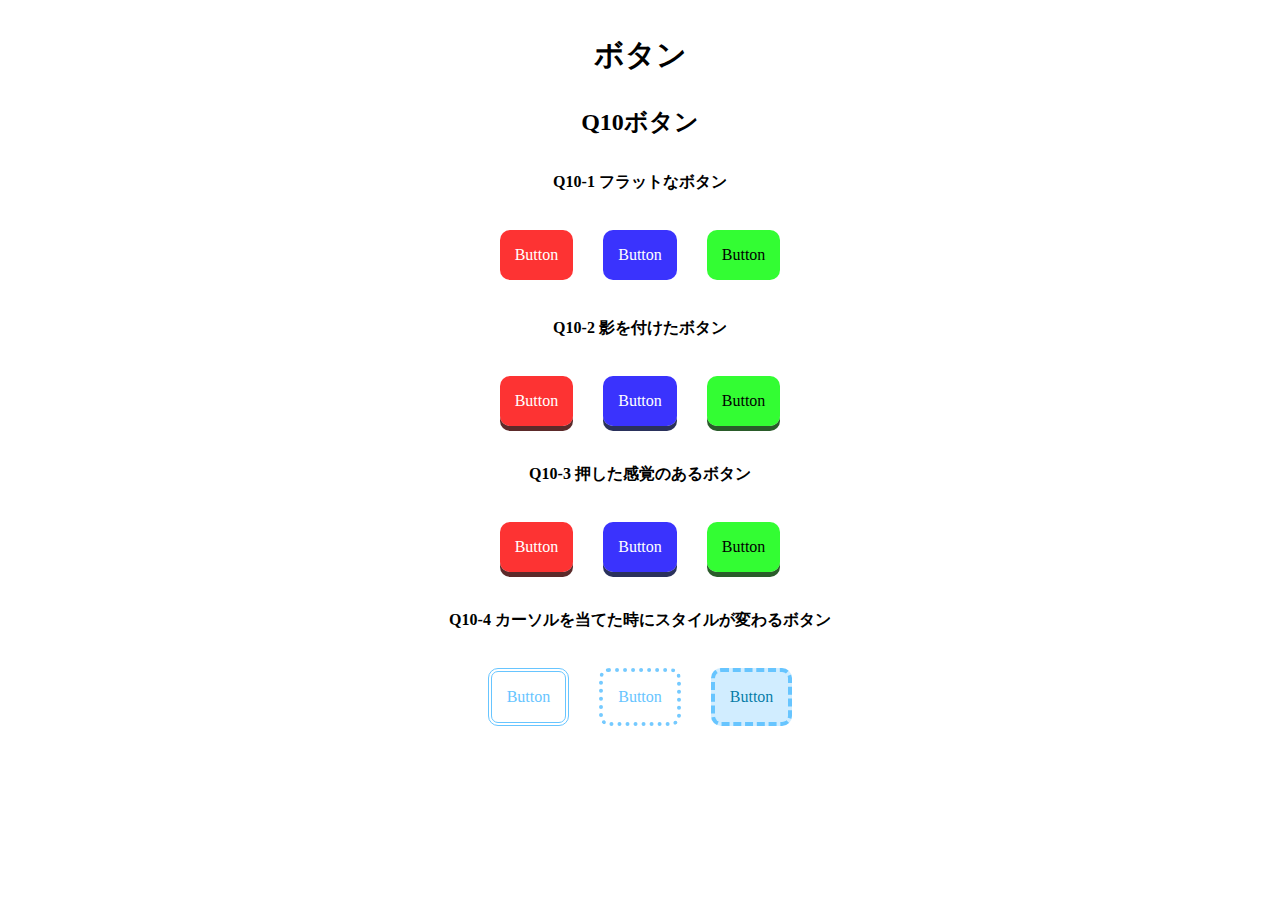
<file: q10/index.html>
<!DOCTYPE html>
<html lang="ja">

<head>
  <meta charset="UTF-8">
  <meta name="viewport" content="width=device-width, initial-scale=1.0">
  <link rel="stylesheet" href="./css/reset.css">
  <link rel="stylesheet" href="./css/base.css">
  <link rel="stylesheet" href="./css/style.css">
  <title>LayoutParts-Q3</title>
</head>

<body>
  <h1 class="title">ボタン</h1>
  <h2 class="sub--title">Q10ボタン</h2>
  <div class="wrapper">
    <h3 class="question--title">Q10-1 フラットなボタン</h3>
    <!-- Q10-1ここから -->
    <div class="flex">
      <div class="Button red">Button</div>
      <div class="Button blue">Button</div>
      <div class="Button green">Button</div>
    </div>
    <!-- Q10-1ここまで -->
    <h3 class="question--title">Q10-2 影を付けたボタン</h3>
    <!-- Q10-2ここから -->
    <div class="flex">
      <div class="Button shadow-red">Button</div>
      <div class="Button shadow-blue">Button</div>
      <div class="Button shadow-green">Button</div>
    </div>
    <!-- Q10-2ここまで -->
    <h3 class="question--title">Q10-3 押した感覚のあるボタン</h3>
    <!-- Q10-3ここから -->
    <div class="flex">
      <div class="Button click-red">Button</div>
      <div class="Button click-blue">Button</div>
      <div class="Button click-green">Button</div>
    </div>
    <!-- Q10-3ここまで -->
    <h3 class="question--title">Q10-4 カーソルを当てた時にスタイルが変わるボタン</h3>
    <!-- Q10-4ここから -->
    <div class="flex">
      <div class="Button color">Button</div>
      <div class="Button border">Button</div>
      <div class="Button out">Button</div>
    </div>
    <!-- Q10-4ここまで -->
  </div>
</body>

</html>
</file>
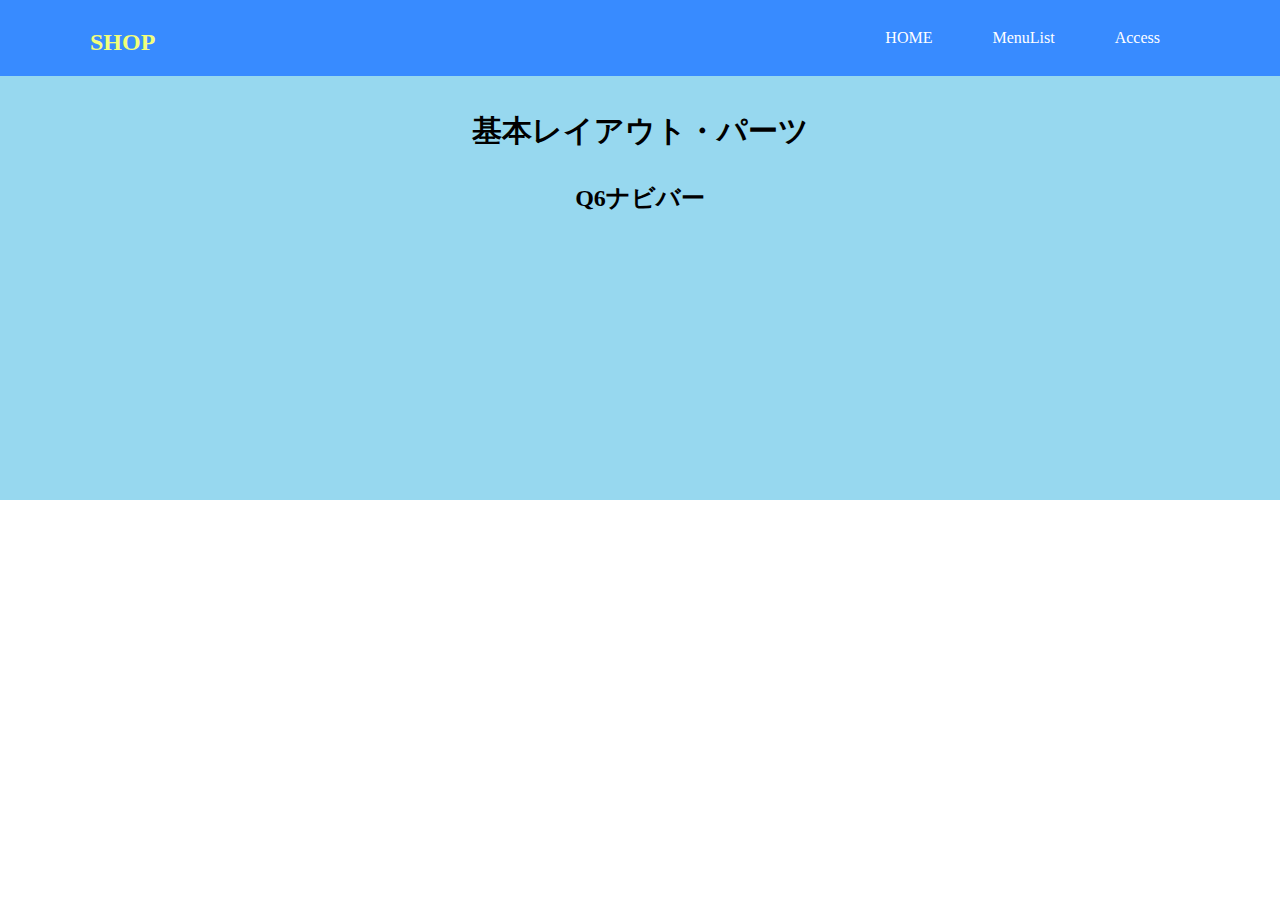
<file: q6/index.html>
<!DOCTYPE html>
<html lang="ja">

<head>
  <meta charset="UTF-8">
  <meta name="viewport" content="width=device-width, initial-scale=1.0">
  <link rel="stylesheet" href="./css/reset.css">
  <link rel="stylesheet" href="./css/base.css">
  <link rel="stylesheet" href="./css/style.css">
  <title>LayoutParts-Q3</title>
</head>

<body>
  <!-- Q6回答はここから -->
  <header class="header">
    <div class="banner d--flex">
      <div class="logo">
        <a href="#">SHOP</a>
      </div>
      <div class="menu">
        <nav>
          <ul class="nav d--flex">
            <li>
              <a href="#">HOME</a>
            </li>
            <li>
              <a href="#">MenuList</a>
            </li>
            <li>
              <a href="#">Access</a>
            </li>
          </ul>
        </nav>
      </div>
    </div>
  </header>
  <!-- Q6回答はここまで -->
  <main>
    <div class="wrapper">
      <h1 class="title">基本レイアウト・パーツ</h1>
      <h2 class="sub--title">Q6ナビバー</h2>
    </div>
  </main>
</body>

</html>
</file>
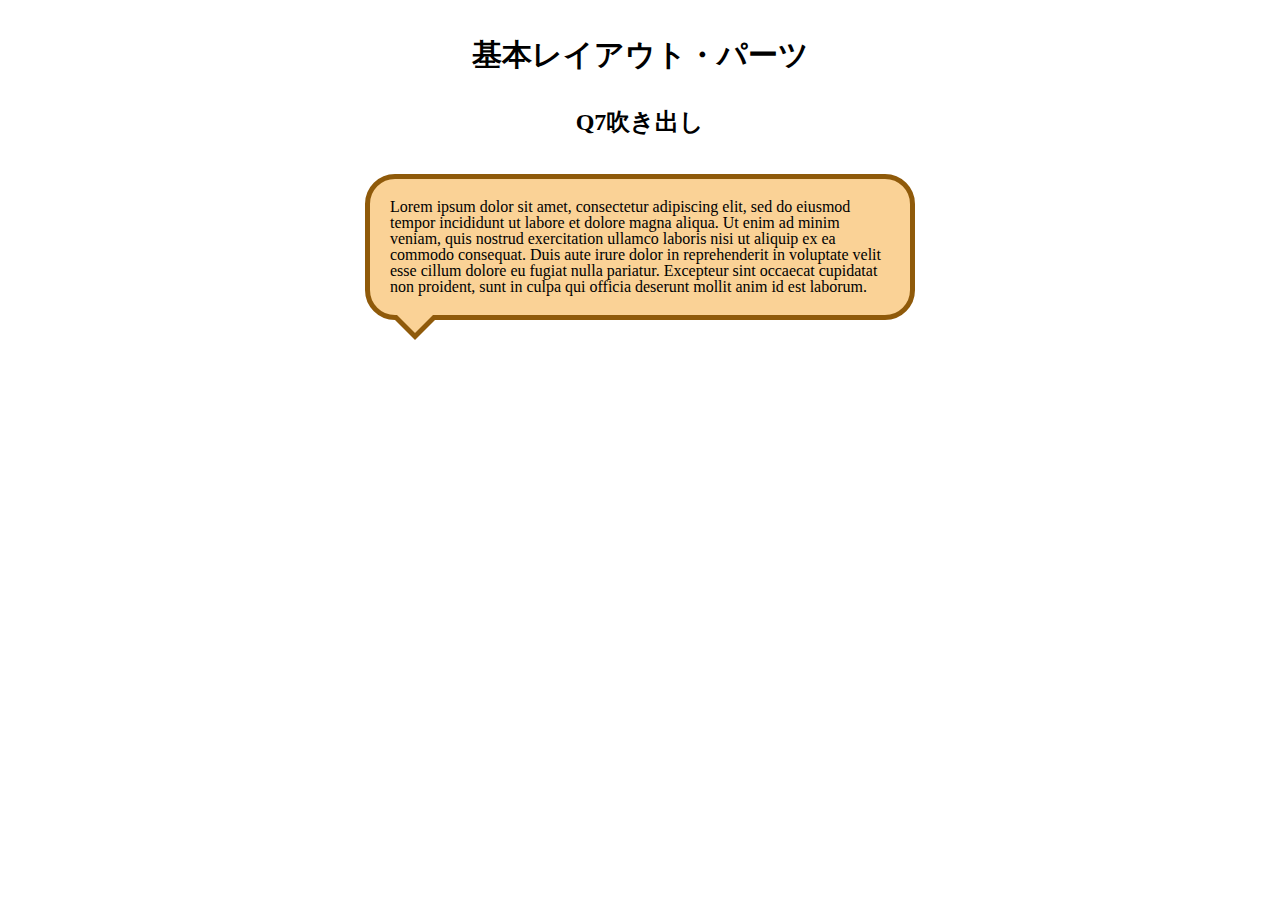
<file: q7/index.html>
<!DOCTYPE html>
<html lang="ja">

<head>
  <meta charset="UTF-8">
  <meta name="viewport" content="width=device-width, initial-scale=1.0">
  <link rel="stylesheet" href="./css/reset.css">
  <link rel="stylesheet" href="./css/base.css">
  <link rel="stylesheet" href="./css/style.css">
  <title>LayoutParts-Q3</title>
</head>

<body>
  <div class="wrapper">
    <h1 class="title">基本レイアウト・パーツ</h1>
    <h2 class="sub--title">Q7吹き出し</h2>
    <!-- 吹き出しの中のテキストはこちらを使ってください -->
    <div class="text-box">
      <p>Lorem ipsum dolor sit amet, consectetur adipiscing elit, sed do eiusmod tempor incididunt
        ut labore et dolore magna
        aliqua. Ut enim ad minim veniam, quis nostrud exercitation ullamco laboris nisi ut aliquip ex ea commodo
        consequat. Duis
        aute irure dolor in reprehenderit in voluptate velit esse cillum dolore eu fugiat nulla pariatur. Excepteur sint
        occaecat cupidatat non proident, sunt in culpa qui officia deserunt mollit anim id est laborum.
      </p>
    </div>
    <!-- Q7回答はここから -->
    <!-- Q7回答はここまで -->
  </div>
</body>

</html>
</file>
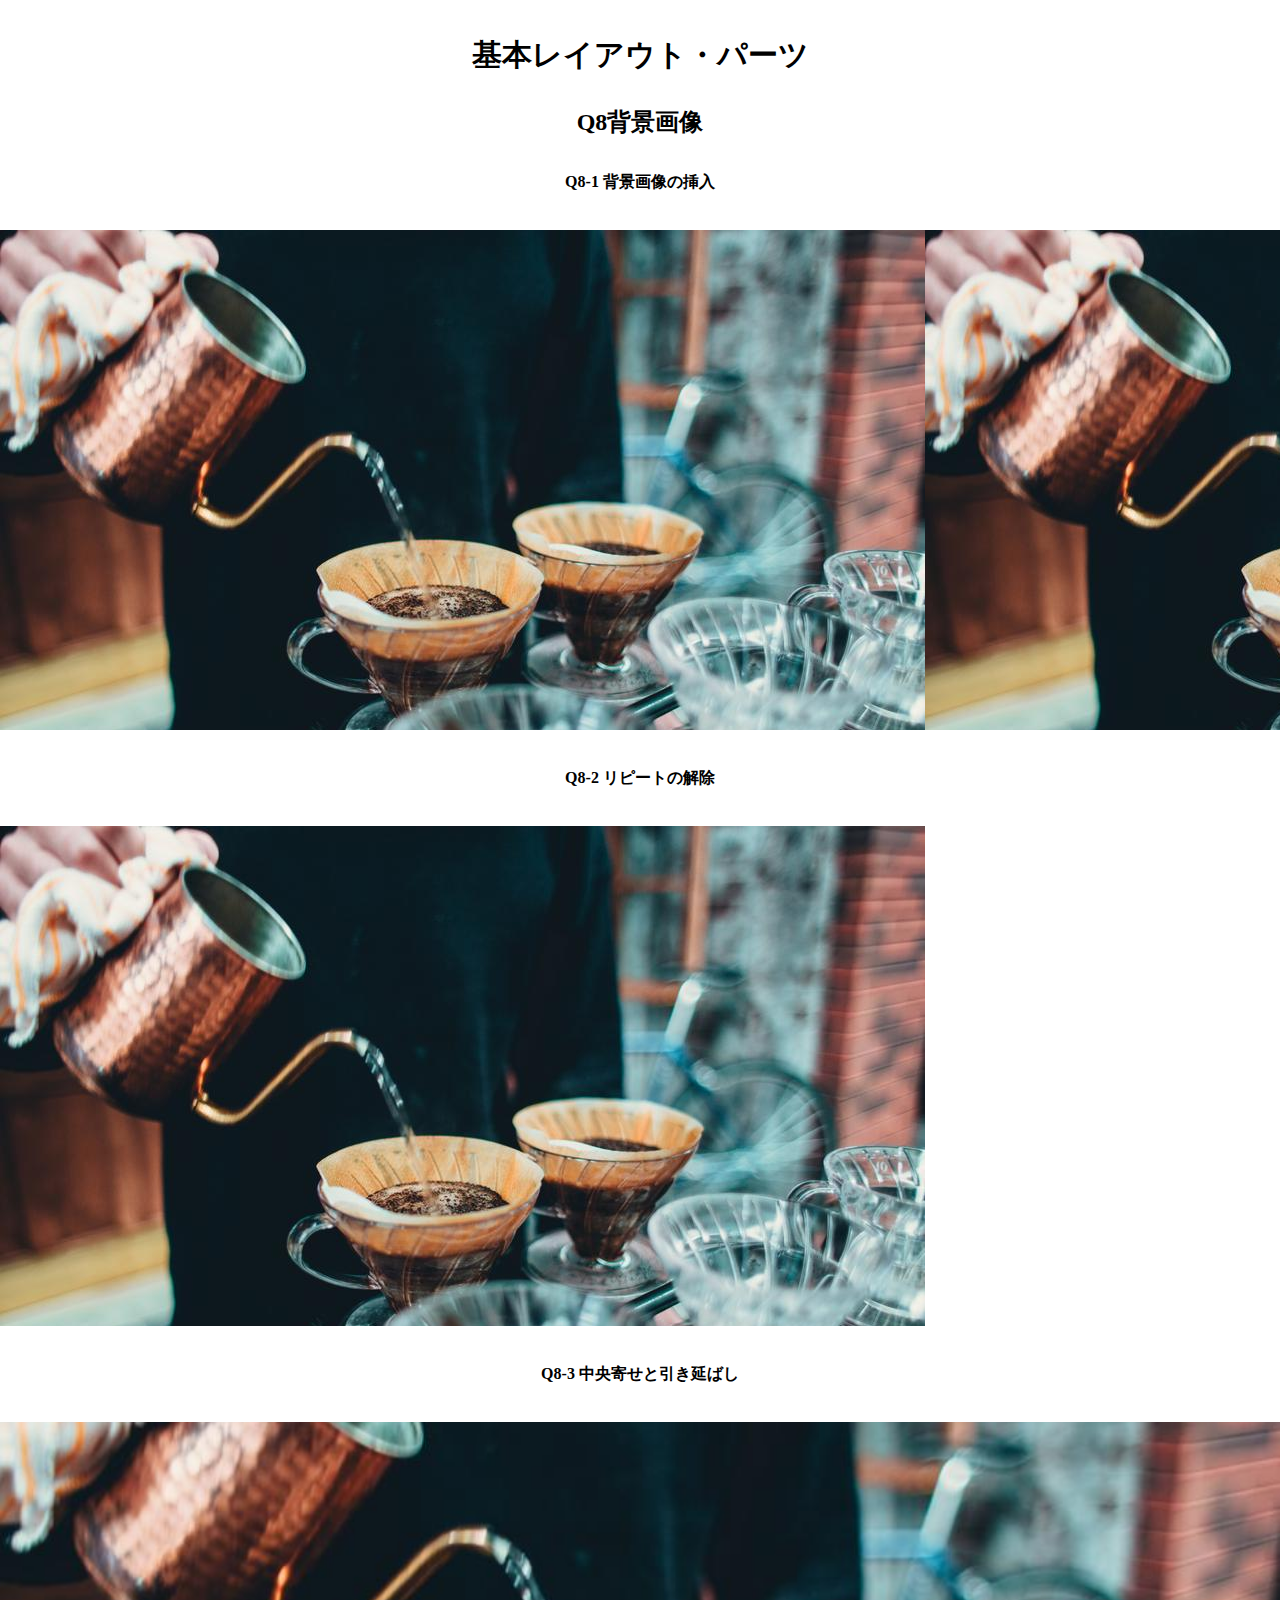
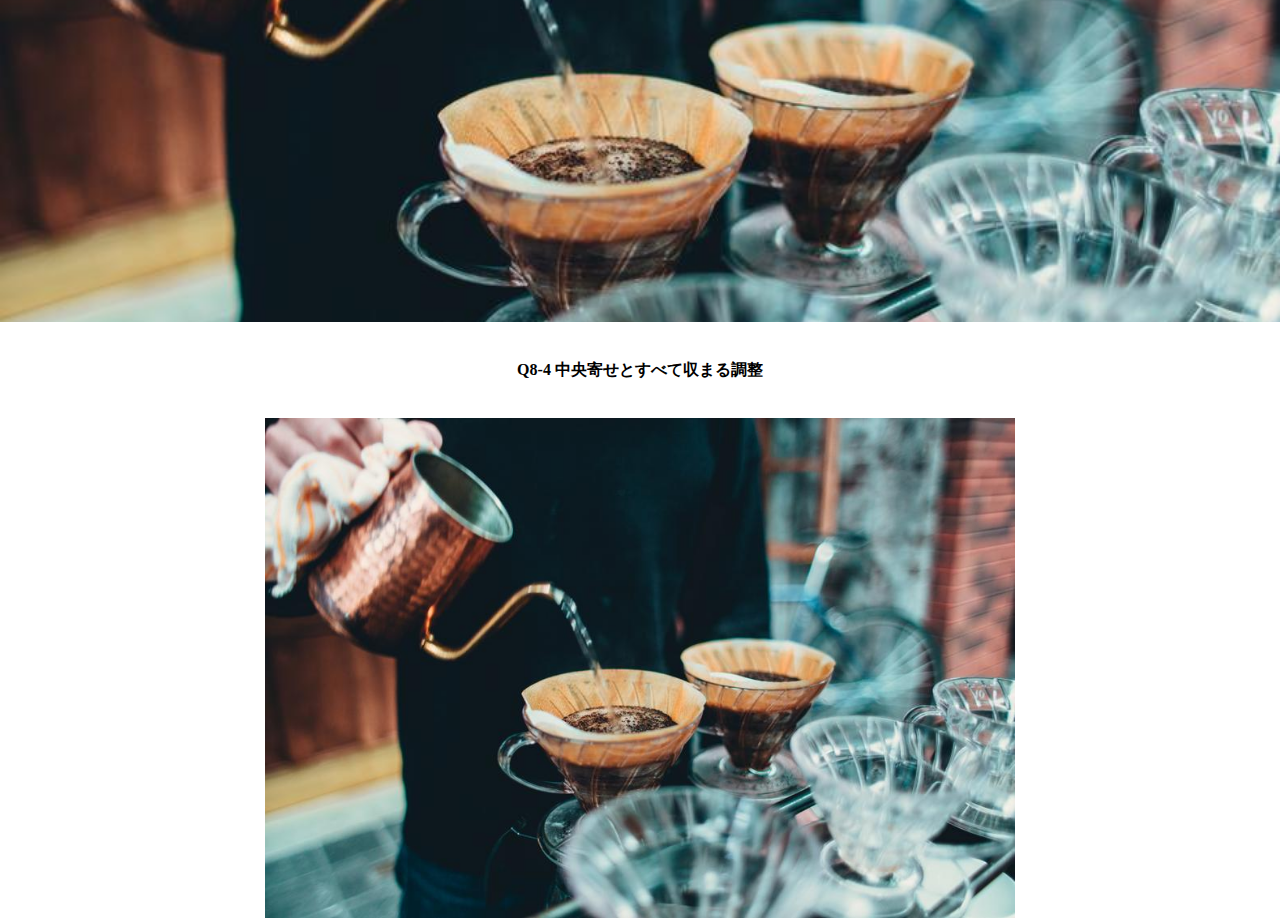
<file: q8/index.html>
<!DOCTYPE html>
<html lang="ja">

<head>
  <meta charset="UTF-8">
  <meta name="viewport" content="width=device-width, initial-scale=1.0">
  <link rel="stylesheet" href="./css/reset.css">
  <link rel="stylesheet" href="./css/base.css">
  <link rel="stylesheet" href="./css/style.css">
  <title>LayoutParts-Q3</title>
</head>

<body>
  <h1 class="title">基本レイアウト・パーツ</h1>
  <h2 class="sub--title">Q8背景画像</h2>
  <h3 class="question--title">Q8-1 背景画像の挿入</h3>
  <!-- Q8-1 背景画像の挿入 ここから -->
  <div class="coffee-img">
    <div class="content">
    </div>
  </div>
  <!-- Q8-1 背景画像の挿入 ここまで -->
  <h3 class="question--title">Q8-2 リピートの解除</h3>
  <!-- Q8-2 リピートの解除 ここから -->
  <div class="coffee-img-repeat">
    <div class="content">
    </div>
  </div>
  <!-- Q8-2 リピートの解除 ここまで -->
  <h3 class="question--title">Q8-3 中央寄せと引き延ばし</h3>
  <!-- Q8-3 中央寄せと引き延ばし ここから-->
  <div class="coffee-img-center">
    <div class="content">
    </div>
  </div>
  <!-- Q8-3 中央寄せと引き延ばし ここまで-->
  <h3 class="question--title">Q8-4 中央寄せとすべて収まる調整</h3>
  <!-- Q8-4 中央寄せとすべて収まる調整 ここから-->
  <div class="coffee-img-center2">
    <div class="content"></div>
  </div>
  <!-- Q8-4 中央寄せとすべて収まる調整 ここまで-->
</body>

</html>
</file>
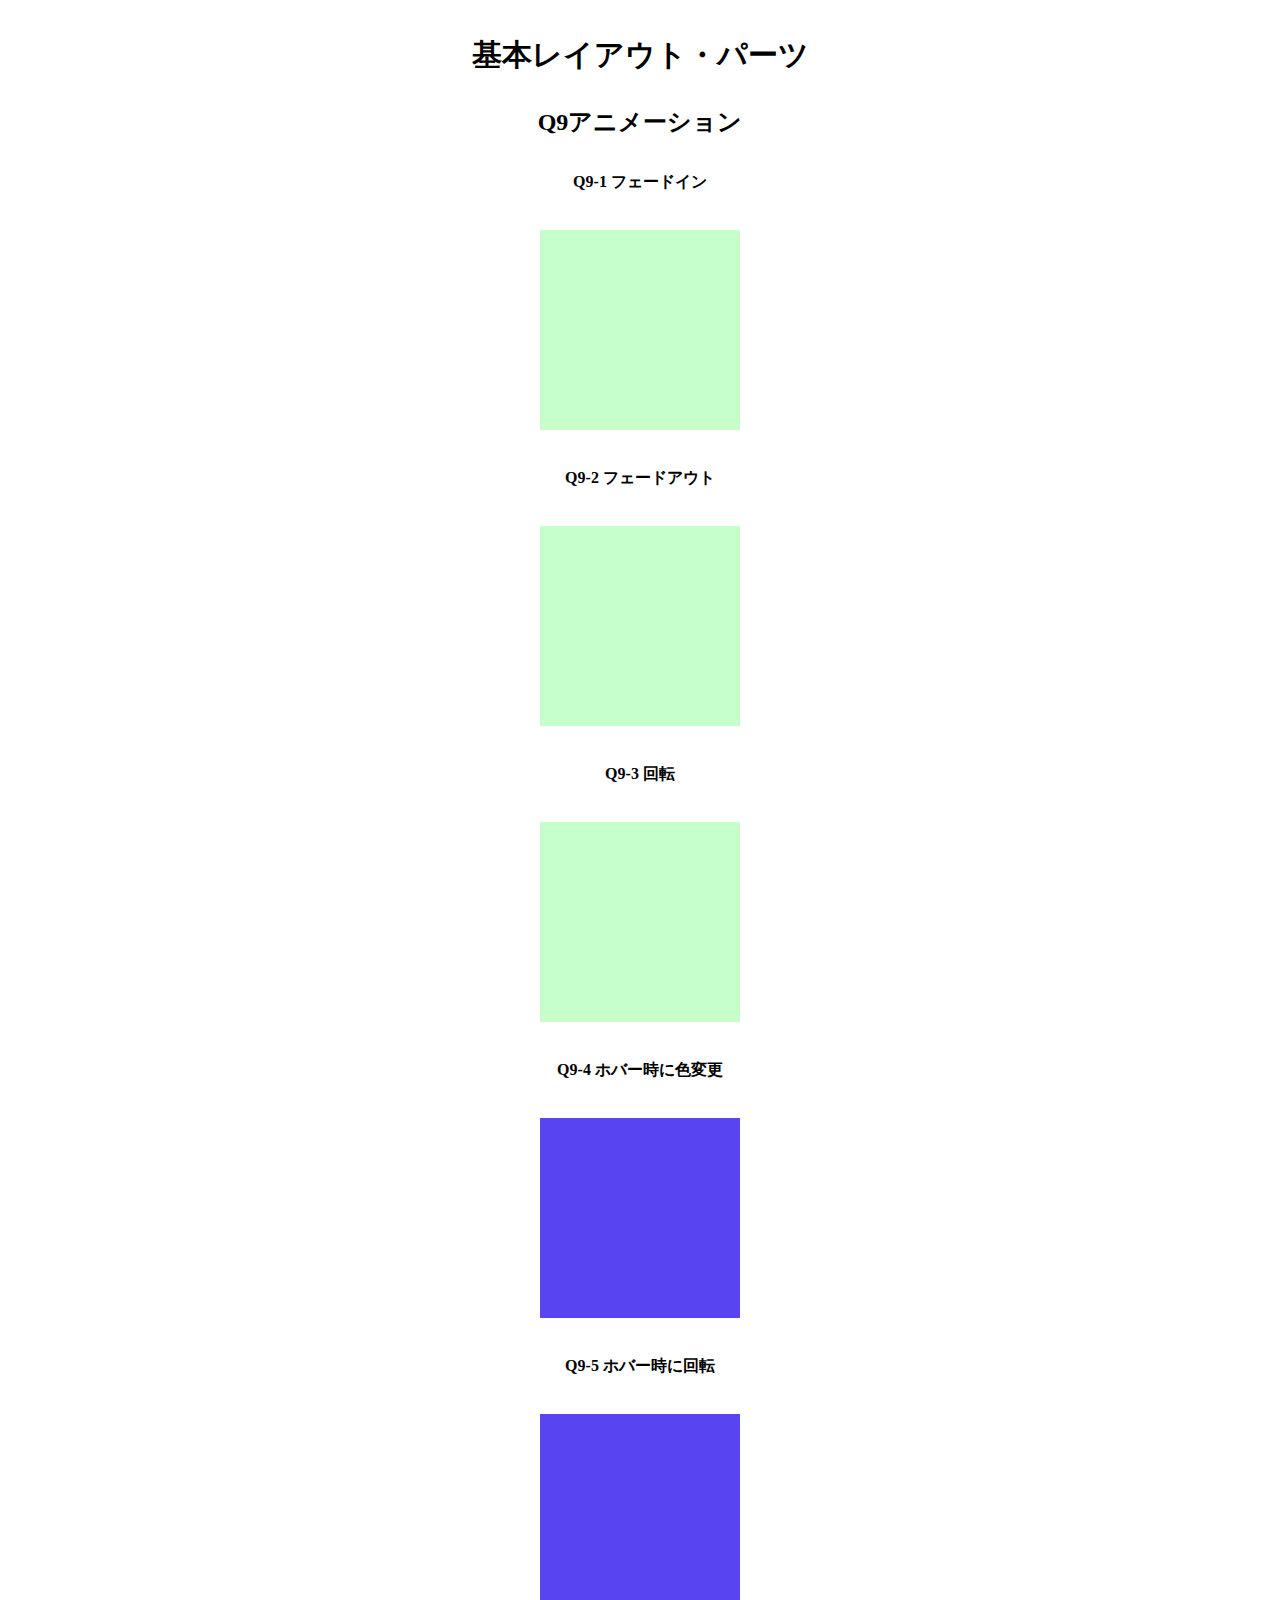
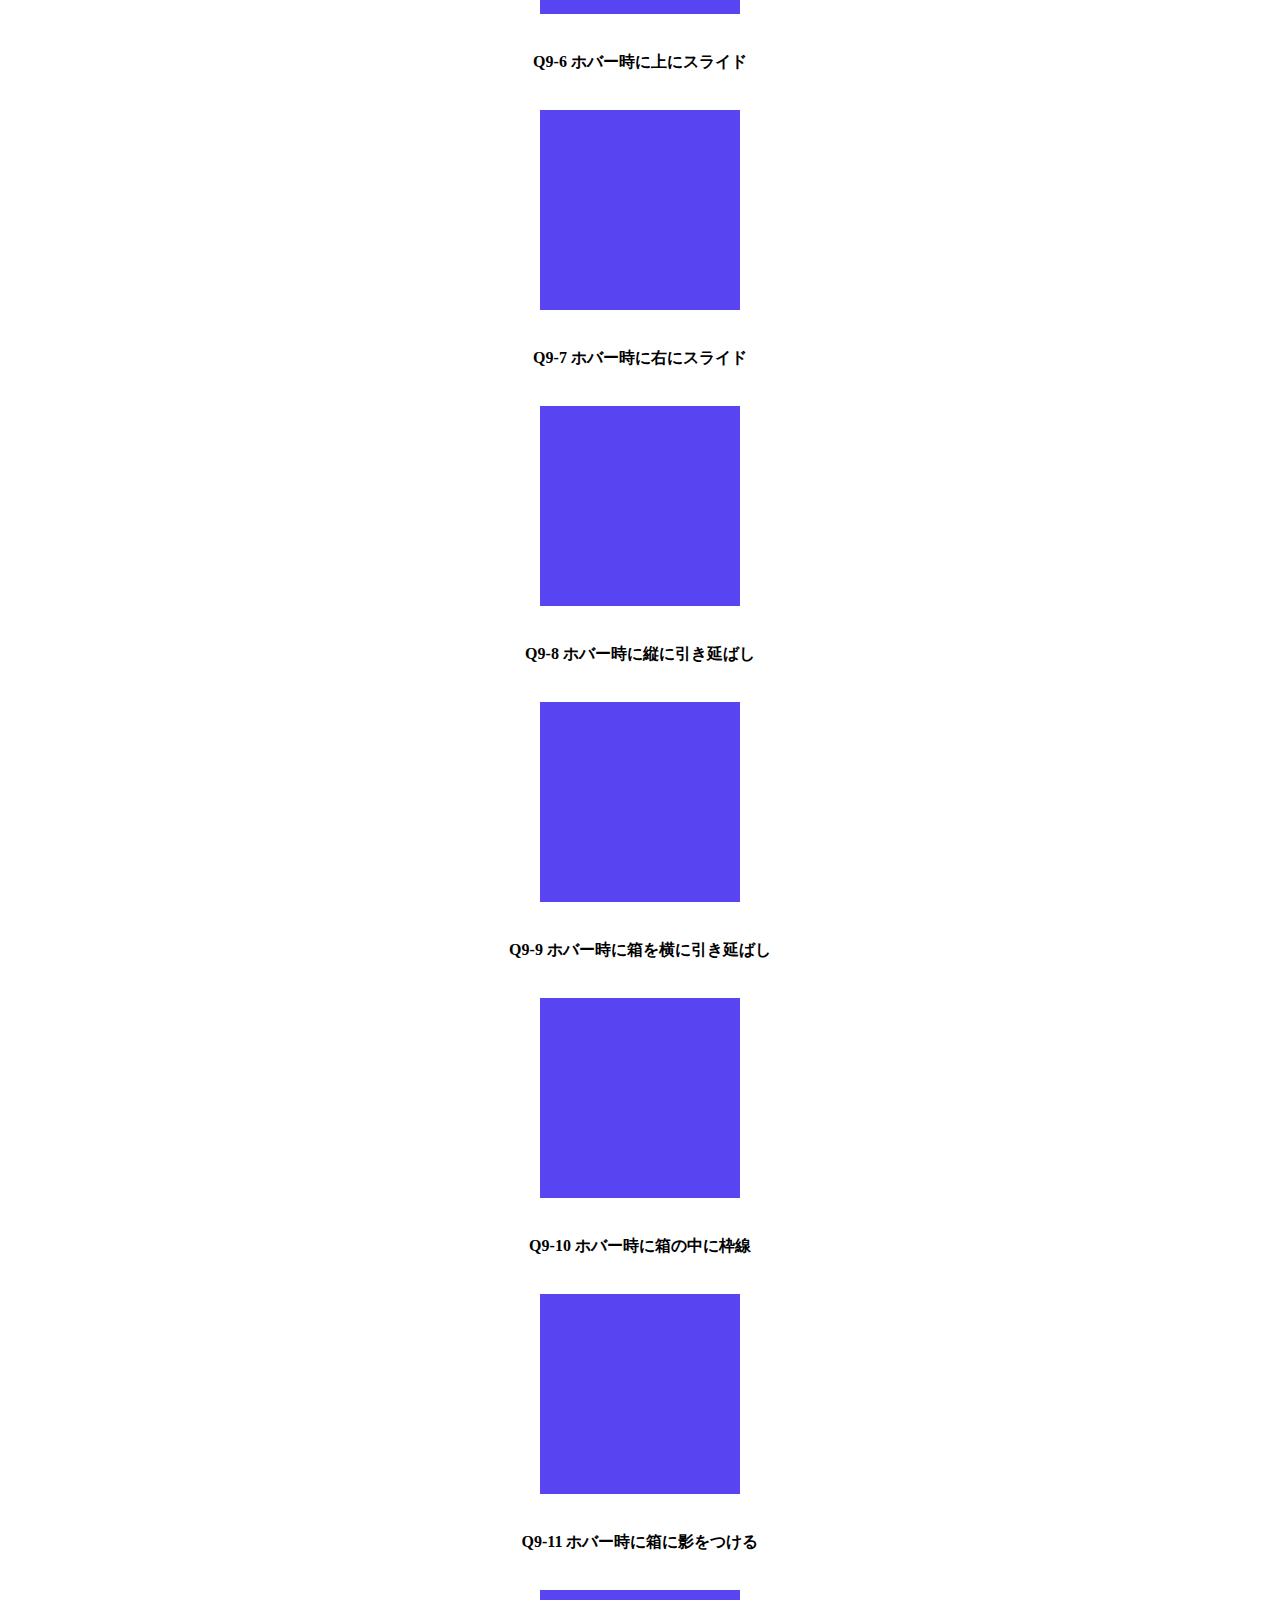
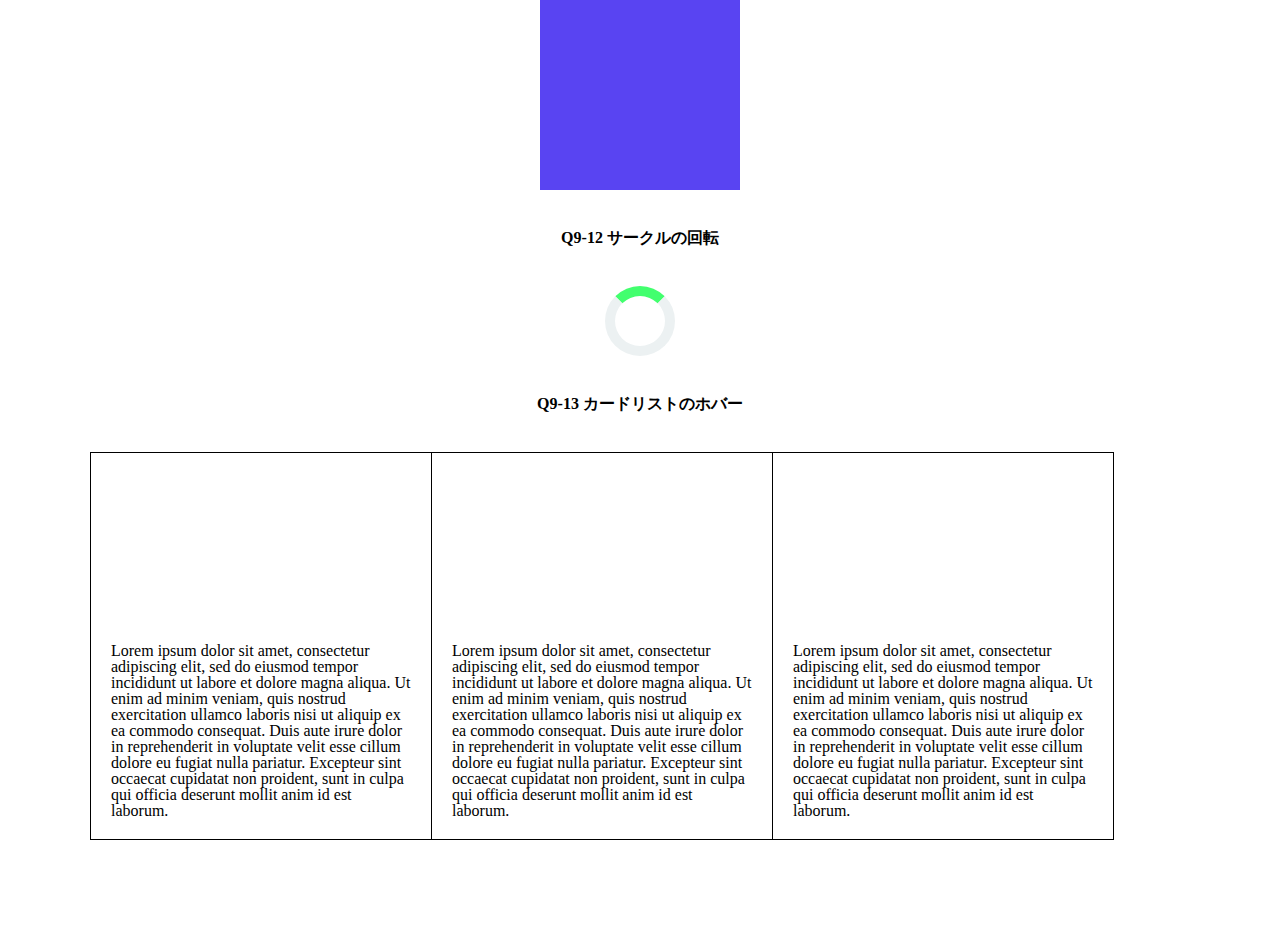
<file: q9/index.html>
<!DOCTYPE html>
<html lang="ja">

<head>
  <meta charset="UTF-8">
  <meta name="viewport" content="width=device-width, initial-scale=1.0">
  <link rel="stylesheet" href="./css/reset.css">
  <link rel="stylesheet" href="./css/base.css">
  <link rel="stylesheet" href="./css/style.css">
  <title>LayoutParts-Q3</title>
</head>

<body>
  <h1 class="title">基本レイアウト・パーツ</h1>
  <h2 class="sub--title">Q9アニメーション</h2>
  <div class="wrapper">
    <section>
      <h3 class="question--title">Q9-1 フェードイン</h3>
      <!-- Q9-1ここから -->
      <div class="green-box fade-in"></div>
      <!-- Q9-1ここまで -->
      <h3 class="question--title">Q9-2 フェードアウト</h3>
      <!-- Q9-2ここから -->
      <div class="green-box fade-out"></div>
      <!-- Q9-2ここまで -->
      <h3 class="question--title">Q9-3 回転</h3>
      <!-- Q9-3ここまで -->
      <div class="green-box kaiten"></div>
      <!-- Q9-4ここまで -->
    </section>
    <section>
      <h3 class="question--title">Q9-4 ホバー時に色変更</h3>
      <!-- Q9-4ここまで -->
      <div class="blue-box hover--color"></div>
      <!-- Q9-4ここまで -->
      <h3 class="question--title">Q9-5 ホバー時に回転</h3>
      <!-- Q9-5ここまで -->
      <div class="blue-box kaiten-box"></div>
      <!-- Q9-5ここまで -->
      <h3 class="question--title">Q9-6 ホバー時に上にスライド</h3>
      <!-- Q9-6ここまで -->
      <div class="blue-box up--slide"></div>
      <!-- Q9-7ここまで -->
      <h3 class="question--title">Q9-7 ホバー時に右にスライド</h3>
      <!-- Q9-7ここまで -->
      <div class="blue-box right--slide"></div>
      <!-- Q9-7ここまで -->
      <h3 class="question--title">Q9-8 ホバー時に縦に引き延ばし</h3>
      <!-- Q9-8ここまで -->
      <div class="blue-box Yup-img"></div>
      <!-- Q9-8ここまで -->
      <h3 class="question--title">Q9-9 ホバー時に箱を横に引き延ばし</h3>
      <!-- Q9-9ここまで -->
      <div class="blue-box Xup-img"></div>
      <!-- Q9-9ここまで -->
      <h3 class="question--title">Q9-10 ホバー時に箱の中に枠線</h3>
      <!-- Q9-10ここまで -->
      <div class="blue-box border"></div>
      <!-- Q9-10ここまで -->
      <h3 class="question--title">Q9-11 ホバー時に箱に影をつける</h3>
      <!-- Q9-11ここまで -->
      <div class="blue-box shadow"></div>
      <!-- Q9-11ここまで -->
    </section>
    <section>
      <h3 class="question--title">Q9-12 サークルの回転</h3>
      <!-- Q9-13ここまで -->
      <div class="circle"></div>
      <!-- Q9-13ここまで -->
      <h3 class="question--title">Q9-13 カードリストのホバー</h3>
      <div class="check--sample">
        <!-- カード内のテキストはこちらを使ってください -->
        <div class="list">
        <div class="card">
          <div class="icon"></div>
        <p> Lorem ipsum dolor sit amet, consectetur adipiscing elit, sed do eiusmod tempor incididunt
        ut labore et dolore magna
        aliqua. Ut enim ad minim veniam, quis nostrud exercitation ullamco laboris nisi ut aliquip ex ea commodo
        consequat. Duis
        aute irure dolor in reprehenderit in voluptate velit esse cillum dolore eu fugiat nulla pariatur.
        Excepteur
        sint
        occaecat cupidatat non proident, sunt in culpa qui officia deserunt mollit anim id est laborum.</p>
        </div>
        <div class="card">
          <div class="icon"></div>
        <p> Lorem ipsum dolor sit amet, consectetur adipiscing elit, sed do eiusmod tempor incididunt
        ut labore et dolore magna
        aliqua. Ut enim ad minim veniam, quis nostrud exercitation ullamco laboris nisi ut aliquip ex ea commodo
        consequat. Duis
        aute irure dolor in reprehenderit in voluptate velit esse cillum dolore eu fugiat nulla pariatur.
        Excepteur
        sint
        occaecat cupidatat non proident, sunt in culpa qui officia deserunt mollit anim id est laborum.</p>
        </div>
        <div class="card">
          <div class="icon"></div>
        <p> Lorem ipsum dolor sit amet, consectetur adipiscing elit, sed do eiusmod tempor incididunt
        ut labore et dolore magna
        aliqua. Ut enim ad minim veniam, quis nostrud exercitation ullamco laboris nisi ut aliquip ex ea commodo
        consequat. Duis
        aute irure dolor in reprehenderit in voluptate velit esse cillum dolore eu fugiat nulla pariatur.
        Excepteur
        sint
        occaecat cupidatat non proident, sunt in culpa qui officia deserunt mollit anim id est laborum.</p>
        </div>
      </div>
        <!-- Q9-14ここまで -->
        <!-- Q9-14ここまで -->
      </div>
    </section>
  </div>
</body>

</html>
</file>
<file: q10/css/base.css>
@charset "UTF-8";

h1, h2, h3 {
  text-align: center;
  margin: 40px 0;
  font-weight: bold;
}

.title {
  font-size: 30px;
}

.sub--title {
  font-size: 24px;
}

.table--area {
  margin-top: 30px;
}

.wrapper {
  width: 1100px;
  margin: 0 auto;
}

.check--sample {
  height: 500px;
}
</file>
<file: q10/css/style.css>
@charset "UTF-8";

.flex {
  display: flex;
  justify-content: center;
}

.Button {
  line-height: 50px;
  margin-right: 30px;
  border-radius: 10px;
  display: inline-block;
  text-align: center;
  cursor: pointer;
  padding: 0 15px ;
}

.Button:last-child {
  margin-right: 0px;
}

.red {
  color: #fff;
  background: #fd0f0fd9;
}

.blue {
  color: #fff;
  background: #170ffdd9;
}

.green {
  color: #000;
  background: #0ffd0fd9;
}

.shadow-red {
  color: #fff;
  background: #fd0f0fd9;
  box-shadow: 0 5px 0 rgba(63, 5, 5, 0.851);
}

.shadow-blue {
  color: #fff;
  background: #170ffdd9;
  box-shadow: 0 5px 0 rgba(5, 13, 63, 0.851);
}

.shadow-green {
  color: #000;
  background: #0ffd0fd9;
  box-shadow: 0 5px 0 rgba(5, 63, 5, 0.851);
}

.click-red {
  color: #fff;
  background: #fd0f0fd9;
  box-shadow: 0 5px 0 rgba(63, 5, 5, 0.851);
}

.click-blue {
  color: #fff;
  background: #170ffdd9;
  box-shadow: 0 5px 0 rgba(5, 13, 63, 0.851);
}

.click-green {
  color: #000;
  background: #0ffd0fd9;
  box-shadow: 0 5px 0 rgba(5, 63, 5, 0.851);
}

.click-red:active,.click-blue:active,.click-green:active {
  transform: translateY(5px);
  box-shadow: 0px 0px 0px rgba(0, 0, 0, 0.2);
  border-bottom: none;
  background: #67c5ff;
  color: #fff;
}

.color {
  color: #67c5ff;
  border: 4px double #67c5ff;
  transition: .5s;
}

.color:hover {
  background: #fffbef;
}

.border {
  color: #67c5ff;
  border: 4px dotted #75caff;
  transition: .5s;
}

.border:hover {
  border-style: dashed;
}

.out {
  color: #0079a5f8;
  background: #d0edfff8;
  border: 4px dashed #67c5ff;
  transition: .5s;
}

.out:hover {
  color: #67c5ff;
  background: #ffffff;
}
</file>
<file: q6/css/base.css>
@charset "UTF-8";

h1, h2, h3 {
  text-align: center;
  font-weight: bold;
}

main {
  height: 500px;
  background: #97d8ef;
}

.title {
  font-size: 30px;
  margin-top: 40px;
}

.sub--title {
  font-size: 24px;
  margin-top: 40px;
}

.wrapper {
  width: 1100px;
  margin: 0 auto;
  padding-top: 76px;
}
</file>
<file: q6/css/style.css>
@charset "UTF-8";

.header {
  width: 100%;
  background: #388bff;
  position: fixed;
}

.banner {
  width: 1100px;
  margin: 0 auto;
}

.logo {
  margin-top: 30px;
  font-size: 24px;
  font-weight: bold;
}

.logo a {
  color: #f2ff7b;
}

.d--flex {
  display: flex;
  justify-content: space-between;
}

.nav li {
  padding: 30px;
}

li a {
  color: #ffffff;
}

a {
  text-decoration:none;
}
</file>
<file: q7/css/base.css>
@charset "UTF-8";

h1, h2, h3 {
  text-align: center;
  margin: 40px 0;
  font-weight: bold;
}

.title {
  font-size: 30px;
}

.sub--title {
  font-size: 24px;
}

.table--area {
  margin-top: 30px;
}

.wrapper {
  padding: 0 3%;
}
</file>
<file: q7/css/style.css>
@charset "UTF-8";

.text-box {
  width: 500px;
  font-size: 16px;
  line-height: 16px;
  padding: 20px;
  background: #fad296;
  border: solid 5px #8f5a0a;
  border-radius: 30px;
  margin: 0 auto;
  position: relative;
}

.text-box:after,.text-box:before {
  content: "";
  position: absolute;
  border: 20px solid transparent;
  left: 25px;
}

.text-box:before {
  border-top: 20px solid #8f5a0a;
  bottom: -45px;
}


.text-box:after {
  border-top: 20px solid #fad296;
  bottom: -38px;
}
</file>
<file: q8/css/base.css>
@charset "UTF-8";

h1, h2, h3 {
  text-align: center;
  margin: 40px 0;
  font-weight: bold;
}

.title {
  font-size: 30px;
}

.sub--title {
  font-size: 24px;
}

.table--area {
  margin-top: 30px;
}

.wrapper {
  padding: 0 3%;
}
</file>
<file: q8/css/style.css>
@charset "UTF-8";

.content {
  height: 500px;
}

.coffee-img {
  background-image: url(../image/coffee-background.jpg);
}

.coffee-img-repeat {
  background-image: url(../image/coffee-background.jpg);
  background-repeat: no-repeat;
}

.coffee-img-center {
  background-image: url(../image/coffee-background.jpg);
  background-repeat: no-repeat;
  background-position: center;
  background-size: cover;
}

.coffee-img-center2 {
  background-image: url(../image/coffee-background.jpg);
  background-repeat: no-repeat;
  background-position: center;
  background-size: contain;
}
</file>
<file: q9/css/base.css>
@charset "UTF-8";

h1, h2, h3 {
  text-align: center;
  margin: 40px 0;
  font-weight: bold;
}

.title {
  font-size: 30px;
}

.sub--title {
  font-size: 24px;
}

.table--area {
  margin-top: 30px;
}

.wrapper {
  width: 1100px;
  margin: 0 auto;
}

.check--sample {
  height: 500px;
}
</file>
<file: q9/css/style.css>
@charset "UTF-8";

/* カード内の画像は以下のURLを使用して下さい */
/* https://picsum.photos/id/1005/200/300 */

.green-box {
  width: 200px;
  height: 200px;
  background-color: #76ff826b;
  margin: 0 auto;
}

.fade-in {
  animation: fadeIn 4s ease 0s 1 normal;
}

@keyframes fadeIn {
  0% {
    opacity: 0
  }
  100% {
    opacity: 1
  }
}

.fade-out {
  animation: fadeOut 4s ease 4s 1 normal;
}

@keyframes fadeOut {
  0% {
    opacity: 1
  }
  100% {
    opacity: 0
  }
}

.kaiten {
  animation: spin 4s linear infinite;
}

@keyframes spin {
  0% {
    transform: rotate(0deg);
  }
  100% {
    transform: rotate(360deg);
  }
}

.blue-box {
  width: 200px;
  height: 200px;
  background-color: #331aefd0;
  margin: 0 auto;
  transition:  0.3s;
}

.hover--color:hover {
  background-color: #ff27e2c9;
}

.kaiten-box:hover {
  transform: rotateZ(360deg);
}

.up--slide:hover {
  transform: translate(0,-20%);
}

.right--slide:hover {
  transform: translate(20%,0);
}

.Yup-img:hover {
  height: 300px;
}

.Xup-img:hover {
  width: 300px;
}

.border {
  box-sizing: border-box;
}

.border:hover {
  border: 10px #00ffe5 solid;
}

.shadow:hover {
  box-shadow: 8px 11px 10px 3px #06031ed0;
}

.circle {
  width: 50px;
  height: 50px;
  border-radius: 50%;
  margin: 0 auto;
  border: 10px #ecf1f2 solid;
  border-top: solid 10px #14ff4bcd;
  animation: spin 1.1s linear infinite;
}

.list {
  display: flex;
}

.card {
  width: 300px;
  padding: 20px;
  border:  1px solid #000000;
  border-left: 0;
  transition: .3s;
}

.card:first-child {
  border-left: 1px solid #000000;;
}

.card:hover {
  box-shadow: 0px 0px 10px 3px #424242d0;
  z-index: 1;
}

.card  p {
  margin-top: 20px;
}

.icon {
  background: url(https://picsum.photos/id/1005/200/300) no-repeat center/cover;
  width:  150px;
  height: 150px;
  border-radius: 50%;
  margin: 0 auto;
}
</file>
